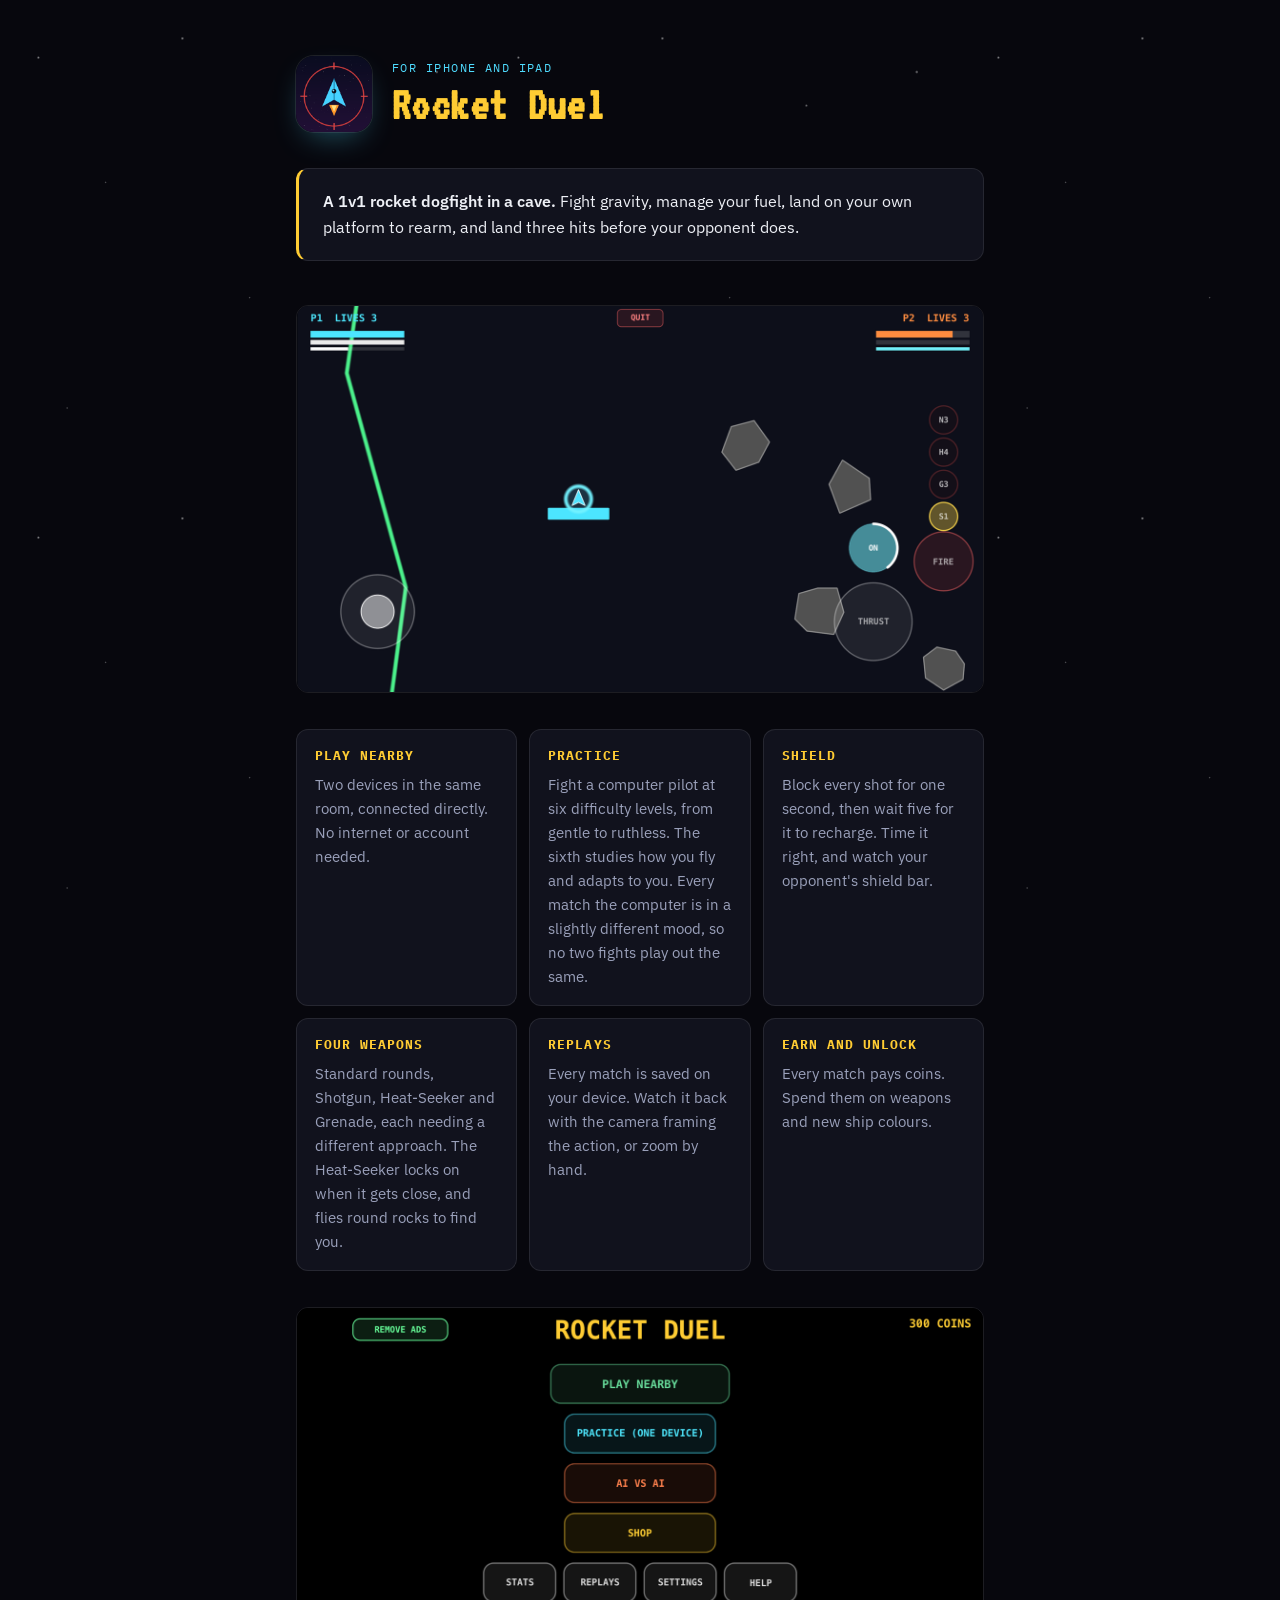
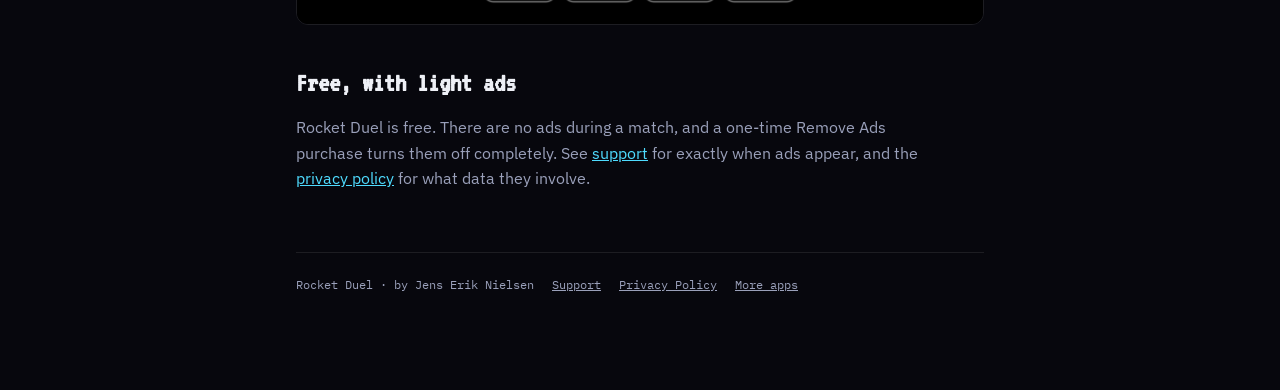
<file: index.html>
<!doctype html>
<html lang="en">
<head>
<meta charset="utf-8">
<meta name="viewport" content="width=device-width, initial-scale=1">
<title>Rocket Duel</title>
<meta name="description" content="Rocket Duel: a 1v1 rocket dogfight in a cave, for iPhone and iPad. Fight the computer or a friend in the same room.">
<link rel="icon" href="img/icon.png">
<link rel="stylesheet" href="https://fonts.googleapis.com/css2?family=VT323&family=IBM+Plex+Sans:wght@400;500;600&family=IBM+Plex+Mono:wght@500&display=swap">
<link rel="stylesheet" href="style.css">
</head>
<body>
<div class="starfield"></div>
<div class="page">
  <header>
    <img src="img/icon.png" alt="Rocket Duel app icon">
    <div>
      <p class="kicker">For iPhone and iPad</p>
      <h1>Rocket Duel</h1>
    </div>
  </header>

  <div class="summary">
    <p><strong>A 1v1 rocket dogfight in a cave.</strong> Fight gravity, manage your fuel, land on your own platform to rearm, and land three hits before your opponent does.</p>
  </div>

  <div class="shots">
    <img src="img/shot-combat.png" alt="Two rocket ships dogfighting in a cave">
  </div>

  <div class="features">
    <div class="feature"><h3>Play nearby</h3><p>Two devices in the same room, connected directly. No internet or account needed.</p></div>
    <div class="feature"><h3>Practice</h3><p>Fight a computer pilot at six difficulty levels, from gentle to ruthless. The sixth studies how you fly and adapts to you. Every match the computer is in a slightly different mood, so no two fights play out the same.</p></div>
    <div class="feature"><h3>Shield</h3><p>Block every shot for one second, then wait five for it to recharge. Time it right, and watch your opponent's shield bar.</p></div>
    <div class="feature"><h3>Four weapons</h3><p>Standard rounds, Shotgun, Heat-Seeker and Grenade, each needing a different approach. The Heat-Seeker locks on when it gets close, and flies round rocks to find you.</p></div>
    <div class="feature"><h3>Replays</h3><p>Every match is saved on your device. Watch it back with the camera framing the action, or zoom by hand.</p></div>
    <div class="feature"><h3>Earn and unlock</h3><p>Every match pays coins. Spend them on weapons and new ship colours.</p></div>
  </div>

  <div class="shots">
    <img src="img/shot-menu.png" alt="Rocket Duel main menu">
  </div>

  <section>
    <h2>Free, with light ads</h2>
    <p>Rocket Duel is free. There are no ads during a match, and a one-time Remove Ads purchase turns them off completely. See <a class="textlink" href="support.html">support</a> for exactly when ads appear, and the <a class="textlink" href="privacy.html">privacy policy</a> for what data they involve.</p>
  </section>

  <footer>
    <span>Rocket Duel · by Jens Erik Nielsen</span>
    <a href="support.html">Support</a>
    <a href="privacy.html">Privacy Policy</a>
    <a href="https://skoddet.com/">More apps</a>
  </footer>
</div>
</body>
</html>
</file>
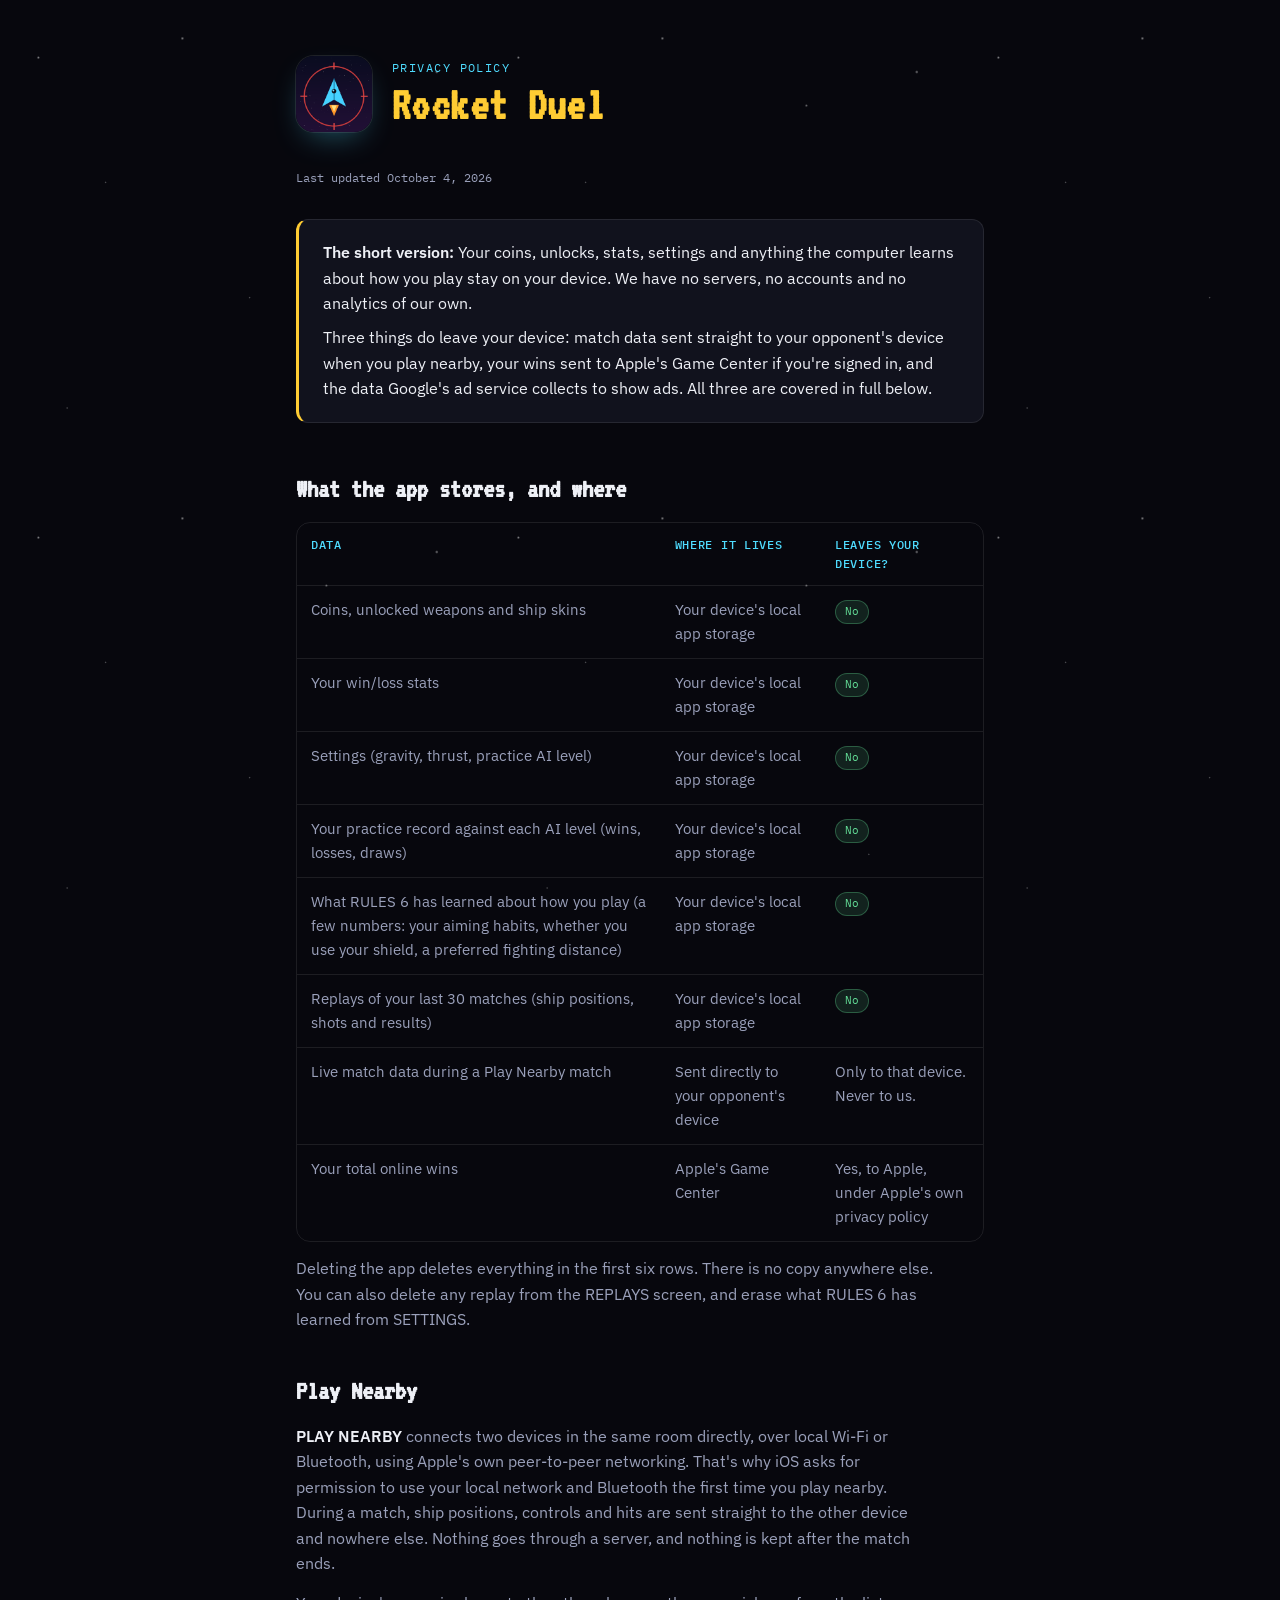
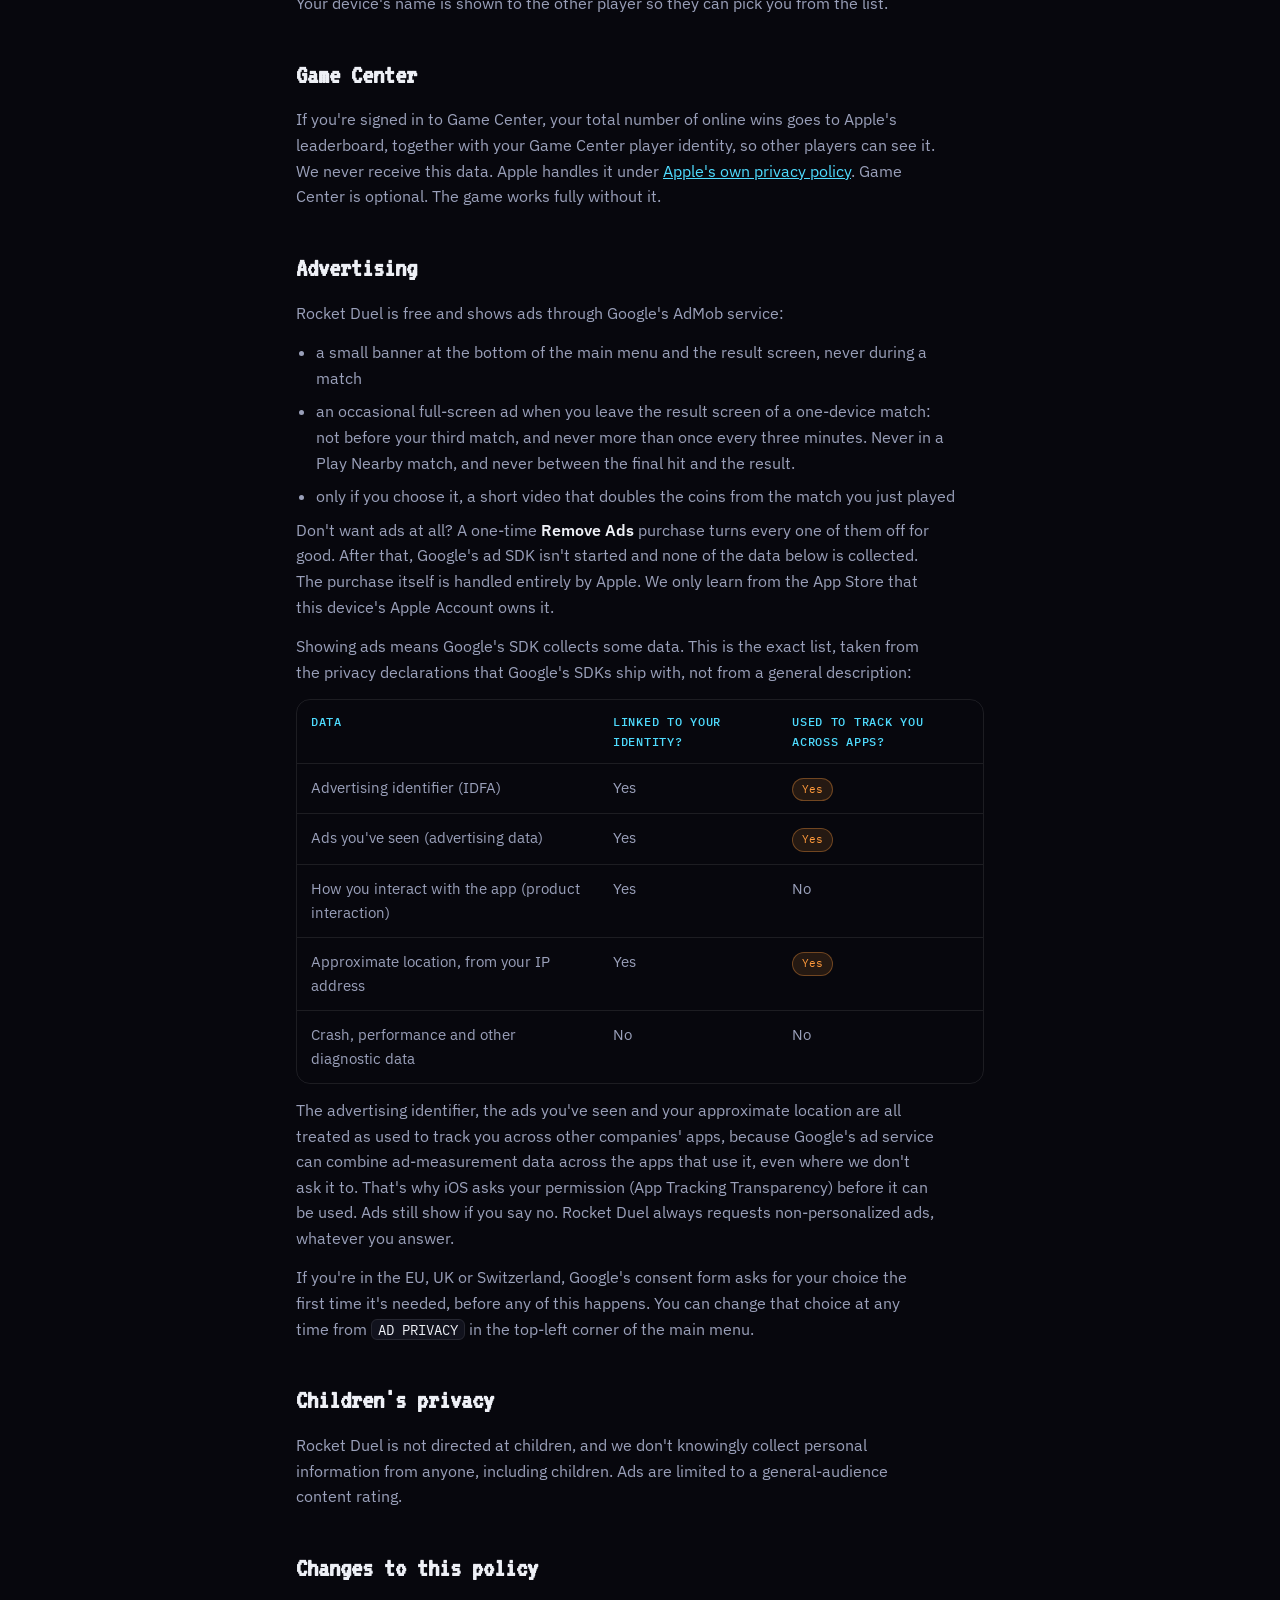
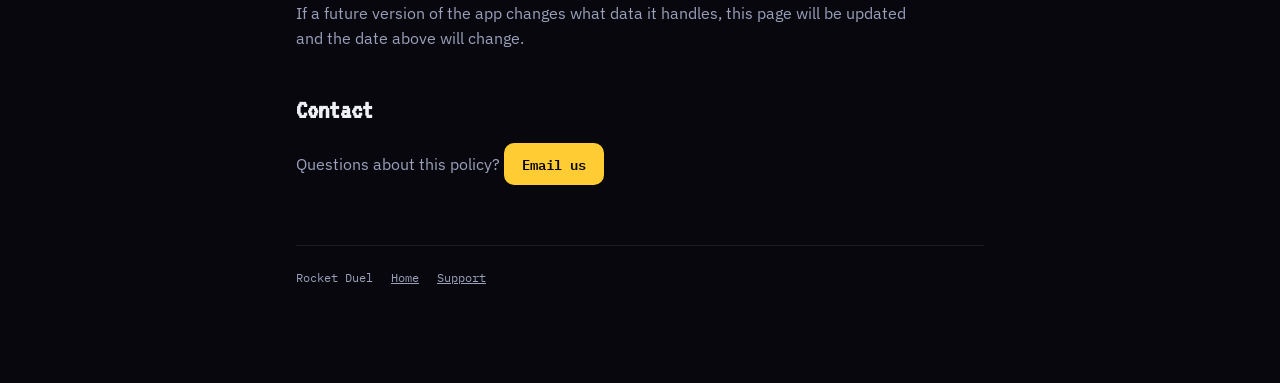
<file: privacy.html>
<!doctype html>
<html lang="en">
<head>
<meta charset="utf-8">
<meta name="viewport" content="width=device-width, initial-scale=1">
<title>Rocket Duel Privacy</title>
<meta name="description" content="Privacy policy for Rocket Duel, the 1v1 rocket dogfight game for iPhone and iPad.">
<link rel="icon" href="img/icon.png">
<link rel="stylesheet" href="https://fonts.googleapis.com/css2?family=VT323&family=IBM+Plex+Sans:wght@400;500;600&family=IBM+Plex+Mono:wght@500&display=swap">
<link rel="stylesheet" href="style.css">
</head>
<body>
<div class="starfield"></div>
<div class="page">
  <header>
    <img src="img/icon.png" alt="Rocket Duel app icon">
    <div>
      <p class="kicker">Privacy Policy</p>
      <h1>Rocket Duel</h1>
    </div>
  </header>

  <p class="updated">Last updated October 4, 2026</p>

  <div class="summary">
    <p><strong>The short version:</strong> Your coins, unlocks, stats, settings and anything the computer learns about how you play stay on your device. We have no servers, no accounts and no analytics of our own.</p>
    <p>Three things do leave your device: match data sent straight to your opponent's device when you play nearby, your wins sent to Apple's Game Center if you're signed in, and the data Google's ad service collects to show ads. All three are covered in full below.</p>
  </div>

  <section>
    <h2>What the app stores, and where</h2>
    <div class="tbl-wrap">
      <table>
        <tr><th>Data</th><th>Where it lives</th><th>Leaves your device?</th></tr>
        <tr><td>Coins, unlocked weapons and ship skins</td><td>Your device's local app storage</td><td><span class="pill">No</span></td></tr>
        <tr><td>Your win/loss stats</td><td>Your device's local app storage</td><td><span class="pill">No</span></td></tr>
        <tr><td>Settings (gravity, thrust, practice AI level)</td><td>Your device's local app storage</td><td><span class="pill">No</span></td></tr>
        <tr><td>Your practice record against each AI level (wins, losses, draws)</td><td>Your device's local app storage</td><td><span class="pill">No</span></td></tr>
        <tr><td>What RULES 6 has learned about how you play (a few numbers: your aiming habits, whether you use your shield, a preferred fighting distance)</td><td>Your device's local app storage</td><td><span class="pill">No</span></td></tr>
        <tr><td>Replays of your last 30 matches (ship positions, shots and results)</td><td>Your device's local app storage</td><td><span class="pill">No</span></td></tr>
        <tr><td>Live match data during a Play Nearby match</td><td>Sent directly to your opponent's device</td><td>Only to that device. Never to us.</td></tr>
        <tr><td>Your total online wins</td><td>Apple's Game Center</td><td>Yes, to Apple, under Apple's own privacy policy</td></tr>
      </table>
    </div>
    <p>Deleting the app deletes everything in the first six rows. There is no copy anywhere else. You can also delete any replay from the REPLAYS screen, and erase what RULES 6 has learned from SETTINGS.</p>
  </section>

  <section>
    <h2>Play Nearby</h2>
    <p><strong>PLAY NEARBY</strong> connects two devices in the same room directly, over local Wi-Fi or Bluetooth, using Apple's own peer-to-peer networking. That's why iOS asks for permission to use your local network and Bluetooth the first time you play nearby. During a match, ship positions, controls and hits are sent straight to the other device and nowhere else. Nothing goes through a server, and nothing is kept after the match ends.</p>
    <p>Your device's name is shown to the other player so they can pick you from the list.</p>
  </section>

  <section>
    <h2>Game Center</h2>
    <p>If you're signed in to Game Center, your total number of online wins goes to Apple's leaderboard, together with your Game Center player identity, so other players can see it. We never receive this data. Apple handles it under <a class="textlink" href="https://www.apple.com/legal/privacy/">Apple's own privacy policy</a>. Game Center is optional. The game works fully without it.</p>
  </section>

  <section>
    <h2>Advertising</h2>
    <p>Rocket Duel is free and shows ads through Google's AdMob service:</p>
    <ul>
      <li>a small banner at the bottom of the main menu and the result screen, never during a match</li>
      <li>an occasional full-screen ad when you leave the result screen of a one-device match: not before your third match, and never more than once every three minutes. Never in a Play Nearby match, and never between the final hit and the result.</li>
      <li>only if you choose it, a short video that doubles the coins from the match you just played</li>
    </ul>
    <p>Don't want ads at all? A one-time <strong>Remove Ads</strong> purchase turns every one of them off for good. After that, Google's ad SDK isn't started and none of the data below is collected. The purchase itself is handled entirely by Apple. We only learn from the App Store that this device's Apple Account owns it.</p>
    <p>Showing ads means Google's SDK collects some data. This is the exact list, taken from the privacy declarations that Google's SDKs ship with, not from a general description:</p>
    <div class="tbl-wrap">
      <table>
        <tr><th>Data</th><th>Linked to your identity?</th><th>Used to track you across apps?</th></tr>
        <tr><td>Advertising identifier (IDFA)</td><td>Yes</td><td><span class="pill warn">Yes</span></td></tr>
        <tr><td>Ads you've seen (advertising data)</td><td>Yes</td><td><span class="pill warn">Yes</span></td></tr>
        <tr><td>How you interact with the app (product interaction)</td><td>Yes</td><td>No</td></tr>
        <tr><td>Approximate location, from your IP address</td><td>Yes</td><td><span class="pill warn">Yes</span></td></tr>
        <tr><td>Crash, performance and other diagnostic data</td><td>No</td><td>No</td></tr>
      </table>
    </div>
    <p>The advertising identifier, the ads you've seen and your approximate location are all treated as used to track you across other companies' apps, because Google's ad service can combine ad-measurement data across the apps that use it, even where we don't ask it to. That's why iOS asks your permission (App Tracking Transparency) before it can be used. Ads still show if you say no. Rocket Duel always requests non-personalized ads, whatever you answer.</p>
    <p>If you're in the EU, UK or Switzerland, Google's consent form asks for your choice the first time it's needed, before any of this happens. You can change that choice at any time from <span class="label">AD PRIVACY</span> in the top-left corner of the main menu.</p>
  </section>

  <section>
    <h2>Children's privacy</h2>
    <p>Rocket Duel is not directed at children, and we don't knowingly collect personal information from anyone, including children. Ads are limited to a general-audience content rating.</p>
  </section>

  <section>
    <h2>Changes to this policy</h2>
    <p>If a future version of the app changes what data it handles, this page will be updated and the date above will change.</p>
  </section>

  <section>
    <h2>Contact</h2>
    <p>Questions about this policy? <a class="button" href="mailto:jens.nielsen@gmail.com?subject=Rocket%20Duel%20privacy%20question">Email us</a></p>
  </section>

  <footer>
    <span>Rocket Duel</span>
    <a href="index.html">Home</a>
    <a href="support.html">Support</a>
  </footer>
</div>
</body>
</html>
</file>
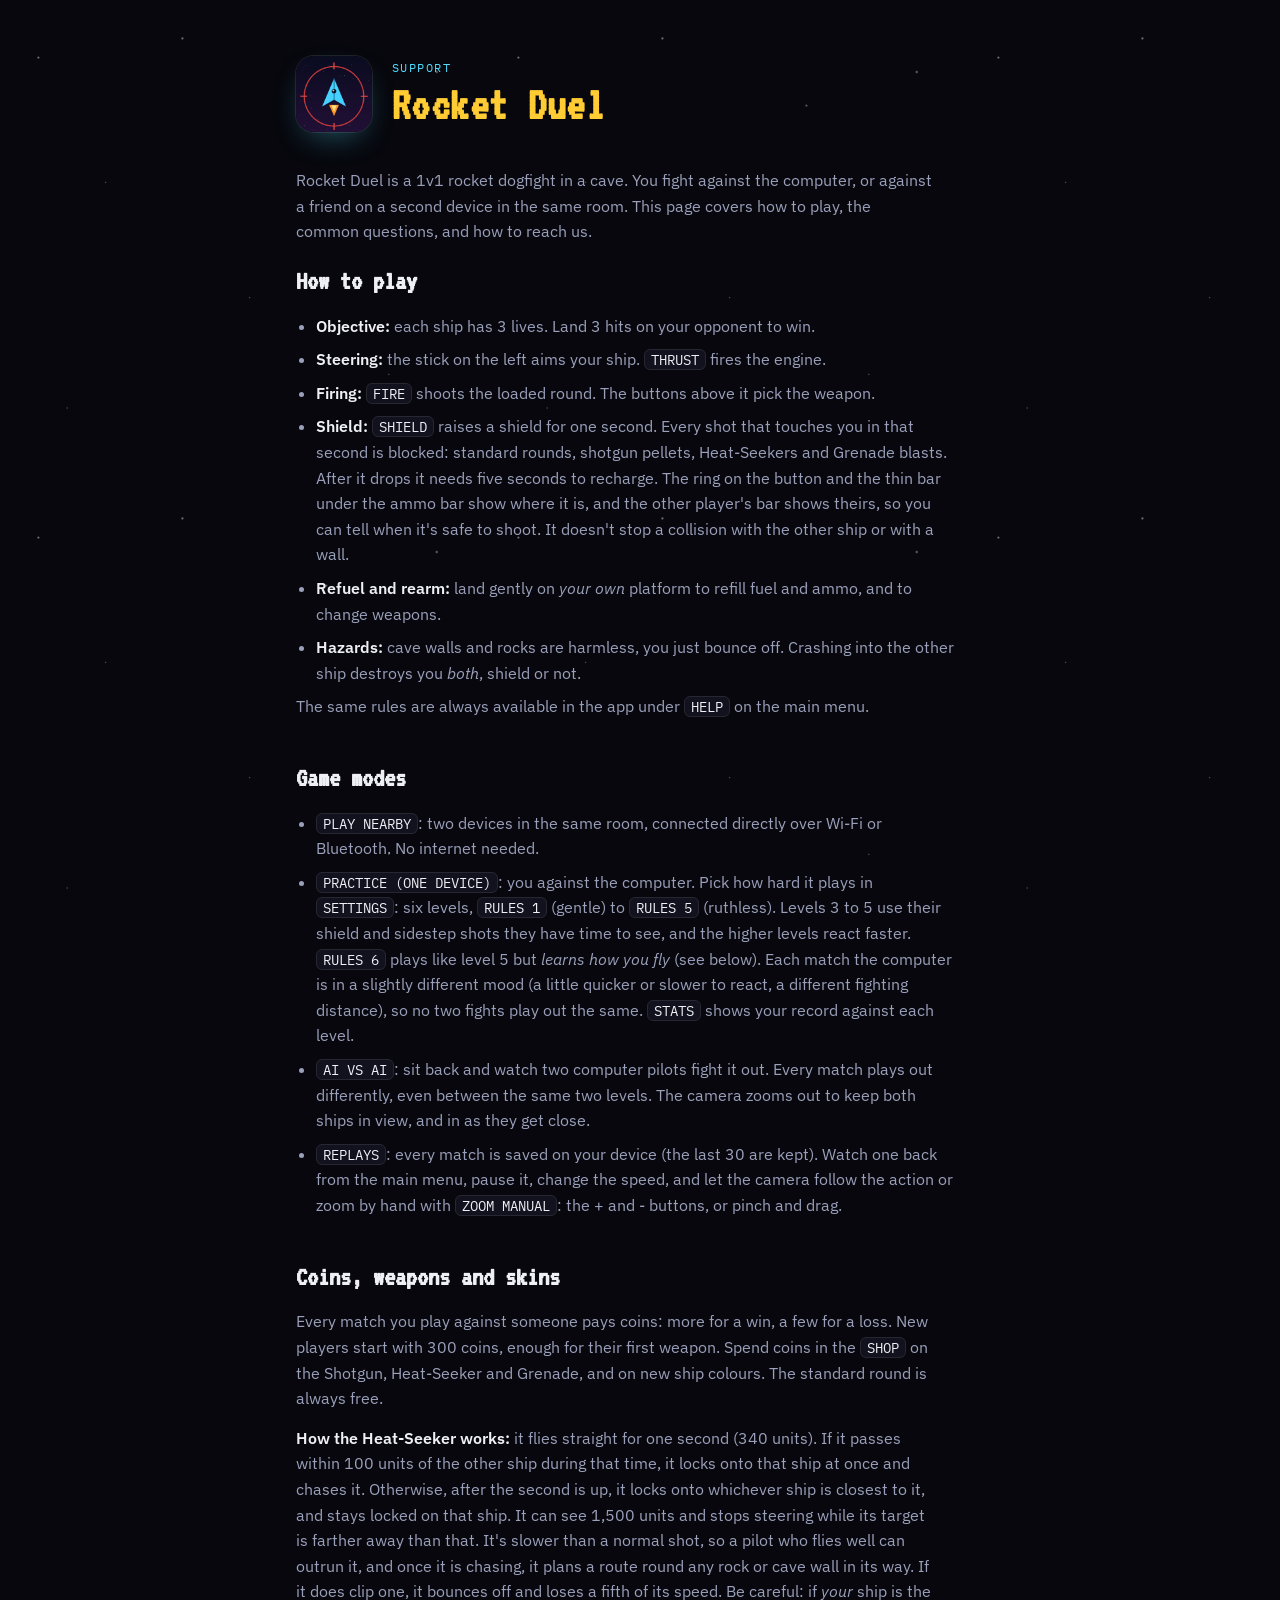
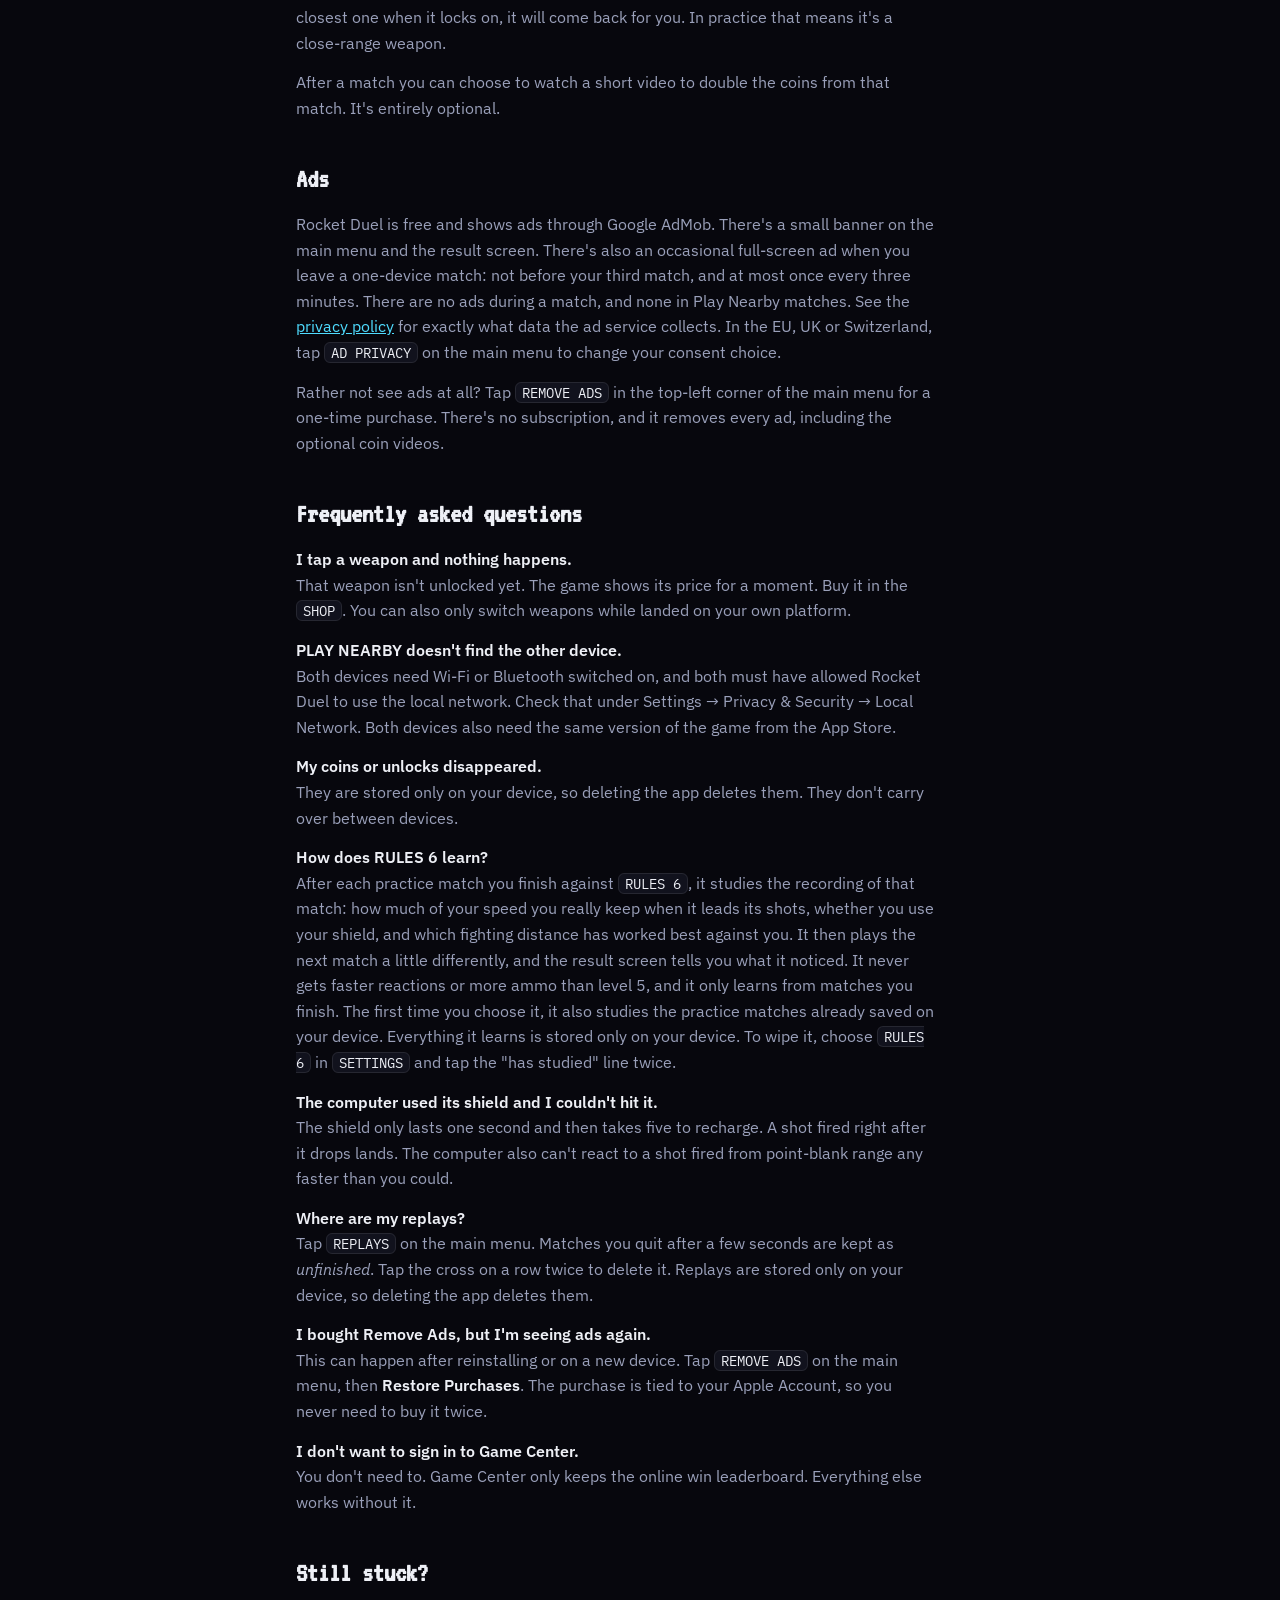
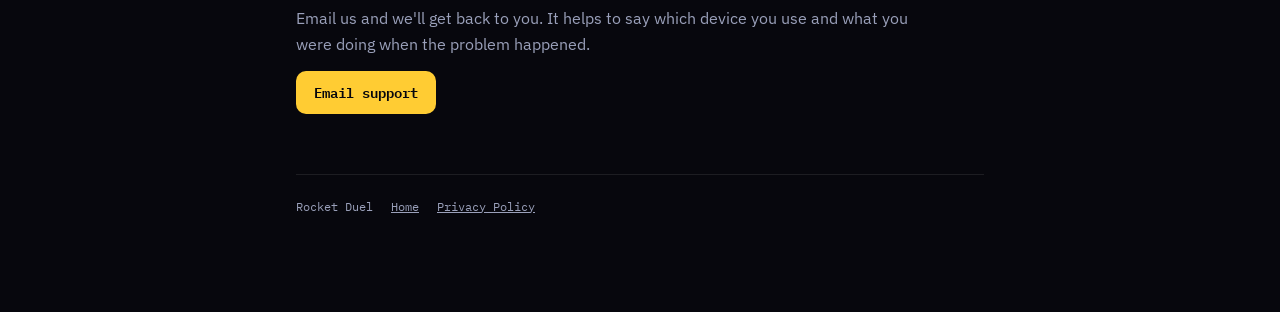
<file: support.html>
<!doctype html>
<html lang="en">
<head>
<meta charset="utf-8">
<meta name="viewport" content="width=device-width, initial-scale=1">
<title>Rocket Duel Support</title>
<meta name="description" content="How to play Rocket Duel, answers to common questions, and how to contact us.">
<link rel="icon" href="img/icon.png">
<link rel="stylesheet" href="https://fonts.googleapis.com/css2?family=VT323&family=IBM+Plex+Sans:wght@400;500;600&family=IBM+Plex+Mono:wght@500&display=swap">
<link rel="stylesheet" href="style.css">
</head>
<body>
<div class="starfield"></div>
<div class="page">
  <header>
    <img src="img/icon.png" alt="Rocket Duel app icon">
    <div>
      <p class="kicker">Support</p>
      <h1>Rocket Duel</h1>
    </div>
  </header>

  <p>Rocket Duel is a 1v1 rocket dogfight in a cave. You fight against the computer, or against a friend on a second device in the same room. This page covers how to play, the common questions, and how to reach us.</p>

  <section>
    <h2>How to play</h2>
    <ul>
      <li><strong>Objective:</strong> each ship has 3 lives. Land 3 hits on your opponent to win.</li>
      <li><strong>Steering:</strong> the stick on the left aims your ship. <span class="label">THRUST</span> fires the engine.</li>
      <li><strong>Firing:</strong> <span class="label">FIRE</span> shoots the loaded round. The buttons above it pick the weapon.</li>
      <li><strong>Shield:</strong> <span class="label">SHIELD</span> raises a shield for one second. Every shot that touches you in that second is blocked: standard rounds, shotgun pellets, Heat-Seekers and Grenade blasts. After it drops it needs five seconds to recharge. The ring on the button and the thin bar under the ammo bar show where it is, and the other player's bar shows theirs, so you can tell when it's safe to shoot. It doesn't stop a collision with the other ship or with a wall.</li>
      <li><strong>Refuel and rearm:</strong> land gently on <em>your own</em> platform to refill fuel and ammo, and to change weapons.</li>
      <li><strong>Hazards:</strong> cave walls and rocks are harmless, you just bounce off. Crashing into the other ship destroys you <em>both</em>, shield or not.</li>
    </ul>
    <p>The same rules are always available in the app under <span class="label">HELP</span> on the main menu.</p>
  </section>

  <section>
    <h2>Game modes</h2>
    <ul>
      <li><span class="label">PLAY NEARBY</span>: two devices in the same room, connected directly over Wi-Fi or Bluetooth. No internet needed.</li>
      <li><span class="label">PRACTICE (ONE DEVICE)</span>: you against the computer. Pick how hard it plays in <span class="label">SETTINGS</span>: six levels, <span class="label">RULES 1</span> (gentle) to <span class="label">RULES 5</span> (ruthless). Levels 3 to 5 use their shield and sidestep shots they have time to see, and the higher levels react faster. <span class="label">RULES 6</span> plays like level 5 but <em>learns how you fly</em> (see below). Each match the computer is in a slightly different mood (a little quicker or slower to react, a different fighting distance), so no two fights play out the same. <span class="label">STATS</span> shows your record against each level.</li>
      <li><span class="label">AI VS AI</span>: sit back and watch two computer pilots fight it out. Every match plays out differently, even between the same two levels. The camera zooms out to keep both ships in view, and in as they get close.</li>
      <li><span class="label">REPLAYS</span>: every match is saved on your device (the last 30 are kept). Watch one back from the main menu, pause it, change the speed, and let the camera follow the action or zoom by hand with <span class="label">ZOOM MANUAL</span>: the + and - buttons, or pinch and drag.</li>
    </ul>
  </section>

  <section>
    <h2>Coins, weapons and skins</h2>
    <p>Every match you play against someone pays coins: more for a win, a few for a loss. New players start with 300 coins, enough for their first weapon. Spend coins in the <span class="label">SHOP</span> on the Shotgun, Heat-Seeker and Grenade, and on new ship colours. The standard round is always free.</p>
    <p><strong>How the Heat-Seeker works:</strong> it flies straight for one second (340 units). If it passes within 100 units of the other ship during that time, it locks onto that ship at once and chases it. Otherwise, after the second is up, it locks onto whichever ship is closest to it, and stays locked on that ship. It can see 1,500 units and stops steering while its target is farther away than that. It's slower than a normal shot, so a pilot who flies well can outrun it, and once it is chasing, it plans a route round any rock or cave wall in its way. If it does clip one, it bounces off and loses a fifth of its speed. Be careful: if <em>your</em> ship is the closest one when it locks on, it will come back for you. In practice that means it's a close-range weapon.</p>
    <p>After a match you can choose to watch a short video to double the coins from that match. It's entirely optional.</p>
  </section>

  <section>
    <h2>Ads</h2>
    <p>Rocket Duel is free and shows ads through Google AdMob. There's a small banner on the main menu and the result screen. There's also an occasional full-screen ad when you leave a one-device match: not before your third match, and at most once every three minutes. There are no ads during a match, and none in Play Nearby matches. See the <a class="textlink" href="privacy.html">privacy policy</a> for exactly what data the ad service collects. In the EU, UK or Switzerland, tap <span class="label">AD PRIVACY</span> on the main menu to change your consent choice.</p>
    <p>Rather not see ads at all? Tap <span class="label">REMOVE ADS</span> in the top-left corner of the main menu for a one-time purchase. There's no subscription, and it removes every ad, including the optional coin videos.</p>
  </section>

  <section>
    <h2>Frequently asked questions</h2>
    <p><strong>I tap a weapon and nothing happens.</strong><br>That weapon isn't unlocked yet. The game shows its price for a moment. Buy it in the <span class="label">SHOP</span>. You can also only switch weapons while landed on your own platform.</p>
    <p><strong>PLAY NEARBY doesn't find the other device.</strong><br>Both devices need Wi-Fi or Bluetooth switched on, and both must have allowed Rocket Duel to use the local network. Check that under Settings → Privacy &amp; Security → Local Network. Both devices also need the same version of the game from the App Store.</p>
    <p><strong>My coins or unlocks disappeared.</strong><br>They are stored only on your device, so deleting the app deletes them. They don't carry over between devices.</p>
    <p><strong>How does RULES 6 learn?</strong><br>After each practice match you finish against <span class="label">RULES 6</span>, it studies the recording of that match: how much of your speed you really keep when it leads its shots, whether you use your shield, and which fighting distance has worked best against you. It then plays the next match a little differently, and the result screen tells you what it noticed. It never gets faster reactions or more ammo than level 5, and it only learns from matches you finish. The first time you choose it, it also studies the practice matches already saved on your device. Everything it learns is stored only on your device. To wipe it, choose <span class="label">RULES 6</span> in <span class="label">SETTINGS</span> and tap the "has studied" line twice.</p>
    <p><strong>The computer used its shield and I couldn't hit it.</strong><br>The shield only lasts one second and then takes five to recharge. A shot fired right after it drops lands. The computer also can't react to a shot fired from point-blank range any faster than you could.</p>
    <p><strong>Where are my replays?</strong><br>Tap <span class="label">REPLAYS</span> on the main menu. Matches you quit after a few seconds are kept as <em>unfinished</em>. Tap the cross on a row twice to delete it. Replays are stored only on your device, so deleting the app deletes them.</p>
    <p><strong>I bought Remove Ads, but I'm seeing ads again.</strong><br>This can happen after reinstalling or on a new device. Tap <span class="label">REMOVE ADS</span> on the main menu, then <strong>Restore Purchases</strong>. The purchase is tied to your Apple Account, so you never need to buy it twice.</p>
    <p><strong>I don't want to sign in to Game Center.</strong><br>You don't need to. Game Center only keeps the online win leaderboard. Everything else works without it.</p>
  </section>

  <section>
    <h2>Still stuck?</h2>
    <p>Email us and we'll get back to you. It helps to say which device you use and what you were doing when the problem happened.</p>
    <p><a class="button" href="mailto:jens.nielsen@gmail.com?subject=Rocket%20Duel%20support">Email support</a></p>
  </section>

  <footer>
    <span>Rocket Duel</span>
    <a href="index.html">Home</a>
    <a href="privacy.html">Privacy Policy</a>
  </footer>
</div>
</body>
</html>
</file>
<file: style.css>
/* Copyright © 2026 Jens Erik Nielsen, jens.nielsen@gmail.com. All rights reserved. */
/* Rocket Duel pages — same layout family as skoddet.com/spacetilters-pages,
   recoloured to the game's own HUD palette (gold title, cyan P1, orange P2). */
:root {
  --bg: #07070d;
  --surface: #11121d;
  --border: rgba(255,255,255,0.09);
  --text: #eef0f6;
  --text-dim: #9aa0ba;
  --gold: #ffcc33;
  --cyan: #4fdcff;
  --orange: #ff9a3c;
  --green: #66e39a;
}

* { box-sizing: border-box; }

body {
  margin: 0;
  background: var(--bg);
  color: var(--text);
  font-family: 'IBM Plex Sans', system-ui, sans-serif;
  line-height: 1.6;
  overflow-x: hidden;
}

.starfield {
  position: fixed;
  inset: 0;
  z-index: 0;
  pointer-events: none;
  background-image:
    radial-gradient(1.6px 1.6px at 8% 12%, rgba(255,255,255,.5), transparent),
    radial-gradient(1.2px 1.2px at 22% 38%, rgba(255,255,255,.3), transparent),
    radial-gradient(1.8px 1.8px at 38% 8%, rgba(255,255,255,.45), transparent),
    radial-gradient(1.2px 1.2px at 52% 62%, rgba(255,255,255,.3), transparent),
    radial-gradient(1.6px 1.6px at 68% 22%, rgba(255,255,255,.4), transparent),
    radial-gradient(1.2px 1.2px at 81% 78%, rgba(255,255,255,.3), transparent),
    radial-gradient(1.8px 1.8px at 91% 15%, rgba(255,255,255,.45), transparent),
    radial-gradient(1.2px 1.2px at 14% 85%, rgba(255,255,255,.3), transparent);
  background-size: 480px 480px;
}

.page {
  position: relative;
  z-index: 1;
  max-width: 720px;
  margin: 0 auto;
  padding: 56px 16px 96px;
}

header { display: flex; align-items: center; gap: 20px; margin-bottom: 36px; }
header img {
  width: 76px; height: 76px; border-radius: 18px;
  box-shadow: 0 0 0 1px var(--border), 0 12px 32px -12px rgba(79,220,255,.45);
}

.kicker {
  font-family: 'IBM Plex Mono', monospace;
  font-size: 12px; letter-spacing: .12em; text-transform: uppercase;
  color: var(--cyan); margin: 0 0 4px;
}

h1 {
  font-family: 'VT323', 'IBM Plex Mono', monospace;
  font-size: 46px; letter-spacing: .03em; color: var(--gold);
  margin: 0; line-height: 1.05; text-wrap: balance;
}

h2 {
  font-family: 'VT323', 'IBM Plex Mono', monospace;
  font-size: 28px; color: var(--text); margin: 0 0 10px; text-wrap: balance;
}

.updated { font-family: 'IBM Plex Mono', monospace; font-size: 12px; color: var(--text-dim); margin: 0 0 32px; }

p, li { color: var(--text-dim); margin: 0 0 14px; max-width: 64ch; }
strong { color: var(--text); font-weight: 600; }
section { margin-bottom: 36px; }
ul { padding-left: 20px; margin: 0; }
li { margin-bottom: 8px; }

.summary {
  background: var(--surface); border: 1px solid var(--border);
  border-left: 3px solid var(--gold); border-radius: 12px;
  padding: 20px 24px; margin-bottom: 44px;
}
.summary p { color: var(--text); margin: 0 0 8px; }
.summary p:last-child { margin-bottom: 0; }

.tbl-wrap { overflow-x: auto; border: 1px solid var(--border); border-radius: 14px; margin-bottom: 14px; }
table { width: 100%; border-collapse: collapse; font-size: 15px; }
th, td { text-align: left; padding: 12px 14px; border-bottom: 1px solid var(--border); vertical-align: top; }
th {
  font-family: 'IBM Plex Mono', monospace; font-size: 12px; letter-spacing: .06em;
  text-transform: uppercase; color: var(--cyan); font-weight: 500;
}
td { color: var(--text-dim); }
tr:last-child td { border-bottom: none; }

.pill {
  display: inline-block; font-family: 'IBM Plex Mono', monospace; font-size: 11px;
  padding: 2px 9px; border-radius: 999px;
  background: rgba(102,227,154,.12); color: var(--green); border: 1px solid rgba(102,227,154,.3);
}
.pill.warn { background: rgba(255,154,60,.12); color: var(--orange); border-color: rgba(255,154,60,.35); }

.label {
  font-family: 'IBM Plex Mono', monospace; font-size: .9em; color: var(--text);
  background: var(--surface); border: 1px solid var(--border); border-radius: 6px; padding: 0 6px;
}

a.textlink { color: var(--cyan); }
a.button {
  display: inline-block; font-family: 'IBM Plex Mono', monospace; font-size: 14px; font-weight: 600;
  color: var(--bg); background: var(--gold); text-decoration: none; padding: 10px 18px; border-radius: 10px;
}

.shots { display: grid; gap: 12px; margin: 8px 0 36px; }
.shots img { width: 100%; border-radius: 12px; border: 1px solid var(--border); display: block; }

.features { display: grid; grid-template-columns: repeat(auto-fit, minmax(200px, 1fr)); gap: 12px; margin-bottom: 36px; }
.feature { background: var(--surface); border: 1px solid var(--border); border-radius: 12px; padding: 16px 18px; }
.feature h3 { font-family: 'IBM Plex Mono', monospace; font-size: 13px; letter-spacing: .08em; text-transform: uppercase; margin: 0 0 6px; color: var(--gold); }
.feature p { margin: 0; font-size: 15px; }

footer {
  margin-top: 60px; padding-top: 22px; border-top: 1px solid var(--border);
  display: flex; gap: 18px; flex-wrap: wrap;
  font-family: 'IBM Plex Mono', monospace; font-size: 12px; color: var(--text-dim);
}
footer a { color: var(--text-dim); }

@media (max-width: 480px) {
  h1 { font-size: 38px; }
  header img { width: 60px; height: 60px; }
  th, td { padding: 10px; font-size: 13px; }
}
</file>
